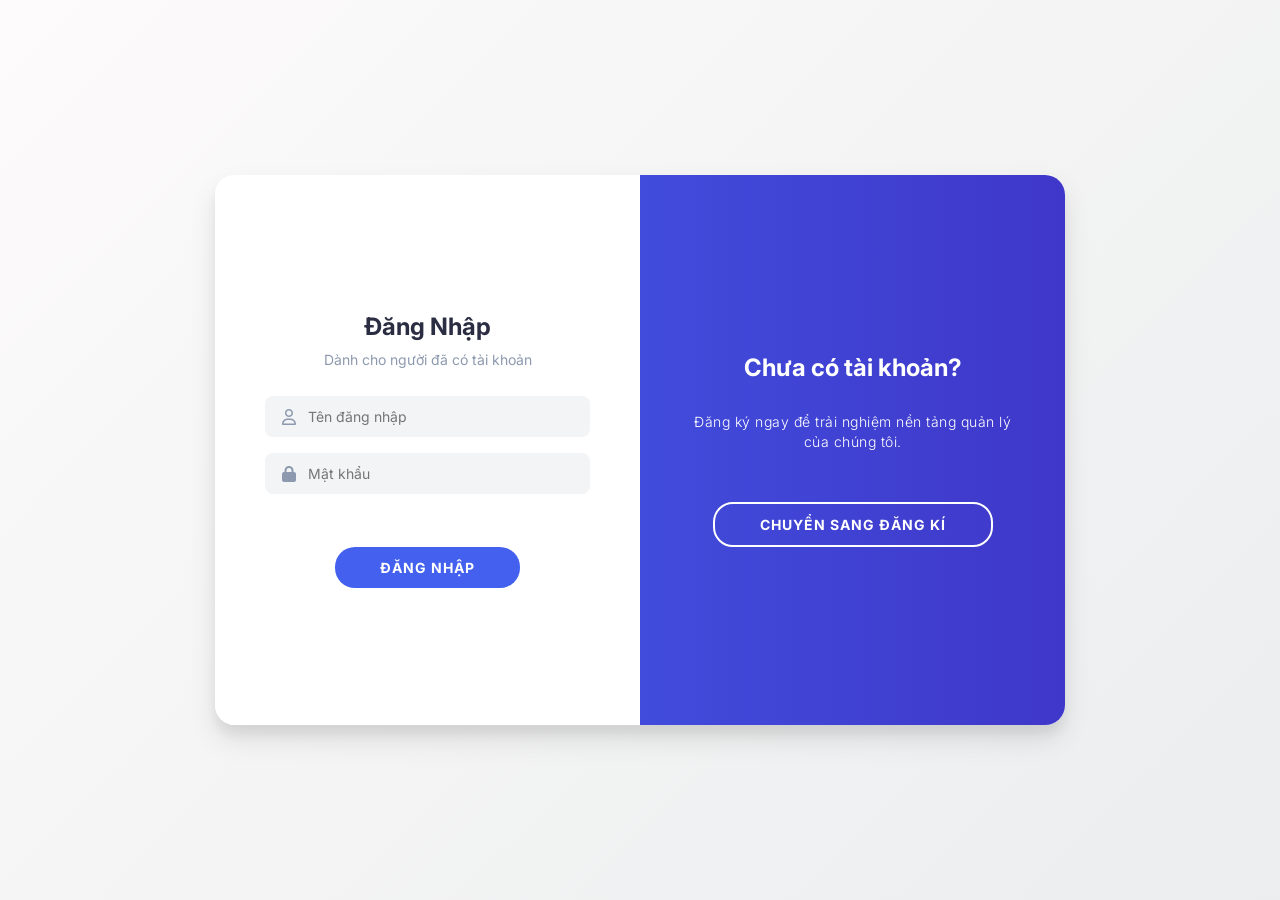
<file: auth.html>
<!DOCTYPE html>
<html lang="vi">
<head>
    <meta charset="UTF-8">
    <meta name="viewport" content="width=device-width, initial-scale=1.0">
    <title>Xác Thực | Hệ Thống Quản Lý Học Sinh</title>
    <link href="https://fonts.googleapis.com/css2?family=Inter:wght@300;400;500;600;700&display=swap" rel="stylesheet">
    <link rel="stylesheet" href="https://cdnjs.cloudflare.com/ajax/libs/font-awesome/6.4.0/css/all.min.css">
    <link rel="stylesheet" href="auth.css">
    <!-- Favicon -->
    <link rel="icon" type="image/svg+xml" href="data:image/svg+xml,%3Csvg xmlns='http://www.w3.org/2000/svg' viewBox='0 0 640 512'%3E%3Cpath fill='%234361ee' d='M320 32c-8.1 0-16.1 1.4-23.7 4.1L15.8 137.4C6.3 140.9 0 149.9 0 160s6.3 19.1 15.8 22.6l57.4 20.3c-2.3 5.7-4 11.9-5.1 18.5c-1 6-1.5 12.3-1.5 18.9c0 38.3 16.5 72.5 42 94.6c23.6 20.4 56.6 33.5 95.3 33.5s71.7-13.1 95.3-33.5c25.5-22.1 42-56.3 42-94.6c0-6.6-.5-12.8-1.5-18.9c-1.1-6.6-2.8-12.8-5.1-18.5l57.4-20.3L624.2 182.6c9.5-3.5 15.8-12.5 15.8-22.6s-6.3-19.1-15.8-22.6L343.7 36.1C336.1 33.4 328.1 32 320 32zM128 408c0 35.3 86 72 192 72s192-36.7 192-72L496.7 262.6 354.5 312.8c-11.1 3.9-22.8 5.8-34.5 5.8s-23.4-1.9-34.5-5.8L143.3 262.6 128 408z'/%3E%3C/svg%3E">
</head>
<body>
    <div class="auth-container" id="auth-container">
        <!-- Sign Up Form (Người dùng gọi là Log In) -->
        <div class="form-container sign-up-container">
            <form id="register-form">
                <h2>Tạo Tài Khoản</h2>
                <p class="subtitle">Dành cho người chưa có tài khoản</p>
                <div class="input-group">
                    <i class="fa-regular fa-envelope"></i>
                    <input type="email" id="reg-email" placeholder="Email" required />
                </div>
                <div class="input-group">
                    <i class="fa-regular fa-user"></i>
                    <input type="text" id="reg-name" placeholder="Tên" required />
                </div>
                <div class="input-group">
                    <i class="fa-solid fa-cake-candles"></i>
                    <input type="number" id="reg-age" placeholder="Tuổi" required min="1" />
                </div>
                <div class="input-group">
                    <i class="fa-solid fa-lock"></i>
                    <input type="password" id="reg-password" placeholder="Mật khẩu" required />
                </div>
                <div id="reg-error" class="error-msg"></div>
                <button type="submit" class="auth-btn" id="reg-btn">Đăng Kí</button>
            </form>
        </div>

        <!-- Sign In Form (Người dùng gọi là Sign In) -->
        <div class="form-container sign-in-container">
            <form id="login-form">
                <h2>Đăng Nhập</h2>
                <p class="subtitle">Dành cho người đã có tài khoản</p>
                <div class="input-group">
                    <i class="fa-regular fa-user"></i>
                    <input type="text" id="login-name" placeholder="Tên đăng nhập" required />
                </div>
                <div class="input-group">
                    <i class="fa-solid fa-lock"></i>
                    <input type="password" id="login-password" placeholder="Mật khẩu" required />
                </div>
                <div id="login-error" class="error-msg"></div>
                <button type="submit" class="auth-btn">Đăng Nhập</button>
            </form>
        </div>

        <!-- Overlay for animation -->
        <div class="overlay-container">
            <div class="overlay">
                <div class="overlay-panel overlay-left">
                    <h2>Đã có tài khoản?</h2>
                    <p>Hãy đăng nhập để truy cập vào hệ thống quản lý học sinh.</p>
                    <button class="ghost-btn" id="signIn">Chuyển sang Đăng Nhập</button>
                </div>
                <div class="overlay-panel overlay-right">
                    <h2>Chưa có tài khoản?</h2>
                    <p>Đăng ký ngay để trải nghiệm nền tảng quản lý của chúng tôi.</p>
                    <button class="ghost-btn" id="signUp">Chuyển sang Đăng Kí</button>
                </div>
            </div>
        </div>
    </div>

    <!-- Notification Modal for Email -->
    <div class="email-modal" id="email-modal">
        <div class="email-modal-content">
            <div class="success-icon"><i class="fa-solid fa-envelope-circle-check"></i></div>
            <h3>Kiểm tra hộp thư của bạn!</h3>
            <p>Chúng tôi đã gửi một email xác nhận đến địa chỉ <strong><span id="display-email"></span></strong>.</p>
            <button class="auth-btn" id="close-email-btn">Đã hiểu</button>
        </div>
    </div>

    <script src="auth.js"></script>
</body>
</html>
</file>
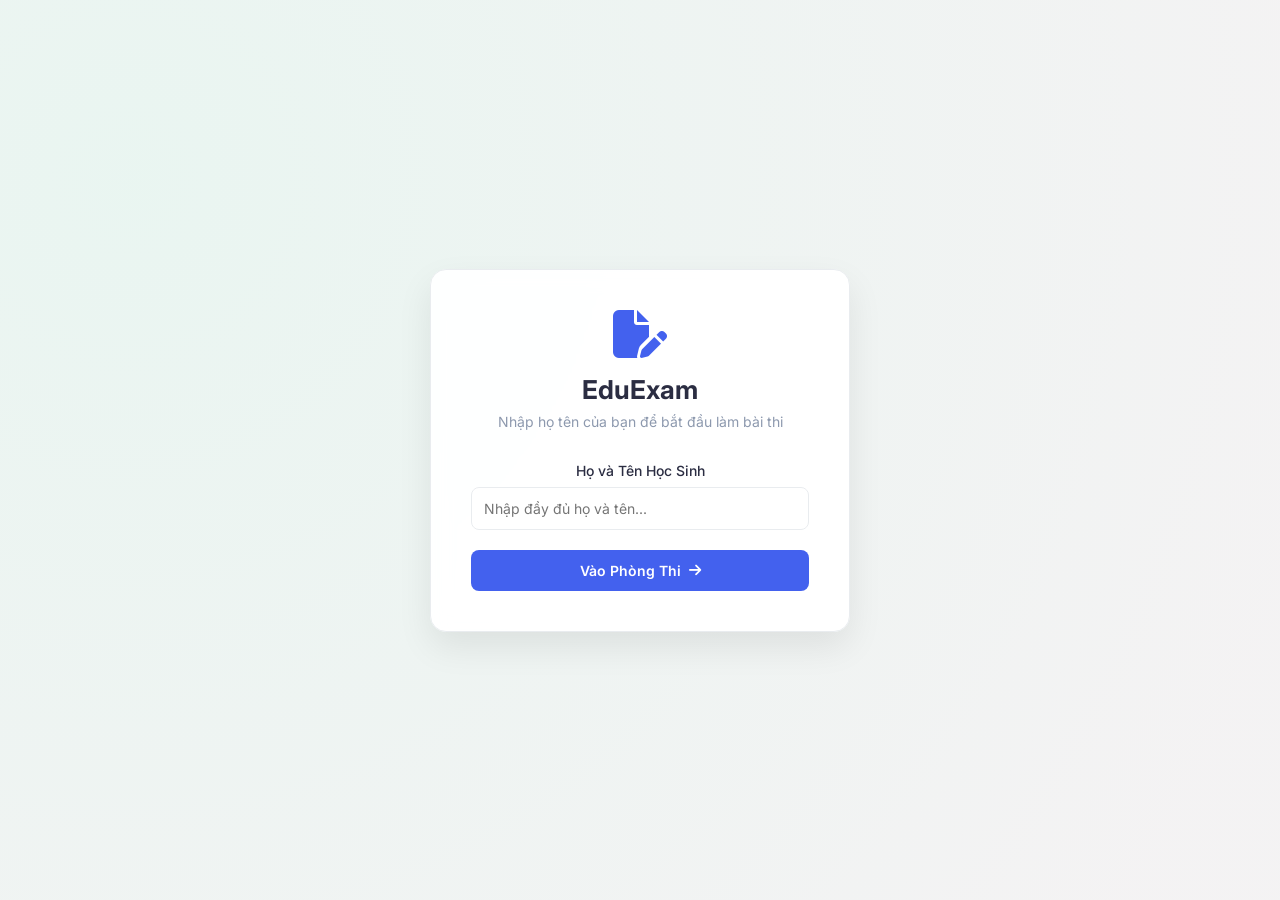
<file: student_exams.html>
<!DOCTYPE html>
<html lang="vi">
<head>
    <meta charset="UTF-8">
    <meta name="viewport" content="width=device-width, initial-scale=1.0">
    <title>EduExam | Hệ Thống Khảo Thí Học Sinh</title>
    <!-- Google Fonts -->
    <link href="https://fonts.googleapis.com/css2?family=Inter:wght@300;400;500;600;700&display=swap" rel="stylesheet">
    <!-- FontAwesome -->
    <link rel="stylesheet" href="https://cdnjs.cloudflare.com/ajax/libs/font-awesome/6.4.0/css/all.min.css">
    <!-- Stylesheets -->
    <link rel="stylesheet" href="style.css">
    <link rel="stylesheet" href="student.css">
</head>
<body>
    <!-- Login Screen (Visible if student name is not registered) -->
    <div id="student-login-screen" class="login-wrapper active">
        <div class="login-card card-glass">
            <div class="login-header">
                <i class="fa-solid fa-file-pen login-icon"></i>
                <h2>EduExam</h2>
                <p>Nhập họ tên của bạn để bắt đầu làm bài thi</p>
            </div>
            <form id="student-login-form">
                <div class="form-group">
                    <label for="student-name">Họ và Tên Học Sinh</label>
                    <input type="text" id="student-name" required placeholder="Nhập đầy đủ họ và tên...">
                </div>
                <button type="submit" class="btn-primary" style="width: 100%; justify-content: center; padding: 12px;">
                    Vào Phòng Thi <i class="fa-solid fa-arrow-right"></i>
                </button>
            </form>
        </div>
    </div>

    <!-- Main Dashboard Container (Visible after login) -->
    <div id="student-dashboard" class="dashboard-container hidden">
        <!-- Sidebar -->
        <aside class="sidebar">
            <div class="sidebar-header">
                <i class="fa-solid fa-file-signature logo-icon"></i>
                <h2>EduExam</h2>
            </div>
            <ul class="nav-menu">
                <li class="active"><a href="#" id="nav-student-exams"><i class="fa-solid fa-book-open"></i> Đề thi có sẵn</a></li>
            </ul>
        </aside>

        <!-- Main Content -->
        <main class="main-content">
            <header class="top-header">
                <div class="welcome-msg">
                    <h3>Hệ thống khảo thí trực tuyến</h3>
                </div>
                <div class="user-profile">
                    <div class="avatar"><i class="fa-solid fa-user-graduate"></i></div>
                    <span>
                        <span id="student-display-name">Học sinh</span>
                        <i class="fa-solid fa-right-from-bracket" id="student-logout-btn" style="margin-left: 10px; cursor: pointer; color: var(--error);" title="Thoát phòng thi"></i>
                    </span>
                </div>
            </header>

            <div class="content-wrapper">
                <!-- Portal Main Screen -->
                <section id="portal-view" class="view-section active">
                    <h1 class="page-title">Danh Sách Đề Thi Trắc Nghiệm</h1>
                    <div class="exams-grid" id="student-exams-grid">
                        <!-- Exam cards will be rendered dynamically here -->
                    </div>
                    <div id="no-student-exams" class="no-data hidden">
                        <i class="fa-regular fa-calendar-times"></i>
                        <p>Hiện tại chưa có đề thi nào được tạo bởi giáo viên.</p>
                    </div>
                </section>

                <!-- Exam Taking View -->
                <section id="exam-taking-view" class="view-section">
                    <div class="exam-header card-glass">
                        <div class="exam-header-info">
                            <h2 id="taking-exam-title">Đề thi mẫu</h2>
                            <span class="exam-badge" id="taking-exam-qcount"><i class="fa-solid fa-list-check"></i> 10 câu hỏi</span>
                        </div>
                        <div class="timer-container">
                            <i class="fa-solid fa-clock timer-icon"></i>
                            <span id="exam-timer">15:00</span>
                        </div>
                    </div>

                    <!-- Progress Bar -->
                    <div class="progress-bar-wrapper">
                        <div class="progress-text">Tiến độ làm bài: <span id="progress-percentage">0%</span></div>
                        <div class="progress-bar-container">
                            <div class="progress-bar-fill" id="exam-progress-bar"></div>
                        </div>
                    </div>

                    <!-- Exam Body Grid (Left: Question, Right: Nav Panel) -->
                    <div class="exam-grid-container">
                        <div class="exam-questions-list" id="exam-questions-list">
                            <!-- Dynamic questions will be rendered here -->
                        </div>
                        
                        <div class="exam-nav-panel card-glass">
                            <h3>Danh sách câu hỏi</h3>
                            <div class="q-nav-grid" id="q-nav-grid">
                                <!-- Navigation buttons generated here -->
                            </div>
                            <div class="exam-submit-area">
                                <button type="button" class="btn-primary" id="btn-submit-exam" style="width: 100%; justify-content: center; padding: 12px;">
                                    <i class="fa-solid fa-paper-plane"></i> Nộp Bài Thi
                                </button>
                            </div>
                        </div>
                    </div>
                </section>

                <!-- Exam Result View -->
                <section id="exam-result-view" class="view-section">
                    <div class="result-card card-glass">
                        <div class="result-header">
                            <i class="fa-solid fa-trophy trophy-icon"></i>
                            <h2>Kết Quả Bài Thi</h2>
                            <p id="result-exam-title">Đề thi Toán học</p>
                        </div>
                        
                        <div class="score-display">
                            <div class="score-circle">
                                <span id="result-score">8.5</span>
                                <p>điểm</p>
                            </div>
                        </div>

                        <div class="result-stats">
                            <div class="stat-box">
                                <span id="result-correct-count" class="correct">8</span>
                                <p>Câu đúng</p>
                            </div>
                            <div class="stat-box">
                                <span id="result-wrong-count" class="wrong">2</span>
                                <p>Câu sai</p>
                            </div>
                            <div class="stat-box">
                                <span id="result-total-q" class="total">10</span>
                                <p>Tổng câu</p>
                            </div>
                        </div>

                        <div class="result-actions">
                            <button type="button" class="btn-primary" id="btn-back-to-portal">
                                <i class="fa-solid fa-house"></i> Quay Về Trang Chủ
                            </button>
                        </div>
                    </div>
                </section>
            </div>
        </main>
    </div>

    <!-- Confirm Modal Popup -->
    <div class="modal-overlay" id="confirm-exam-modal">
        <div class="modal-content card-glass" style="max-width: 450px; text-align: center;">
            <div class="confirm-icon"><i class="fa-solid fa-circle-question"></i></div>
            <h2 style="margin-bottom: 12px;">Bạn đã sẵn sàng?</h2>
            <p style="color: var(--text-muted); margin-bottom: 24px; line-height: 1.5;">
                Bạn chuẩn bị bắt đầu làm bài thi <strong id="confirm-exam-title"></strong>.<br>
                Thời gian làm bài là <strong id="confirm-exam-duration"></strong> phút. Đồng hồ sẽ đếm ngược ngay khi bạn bắt đầu!
            </p>
            <div class="form-actions" style="justify-content: center; gap: 16px; margin-top: 0;">
                <button type="button" class="btn-secondary" id="btn-confirm-no" style="padding: 12px 24px; min-width: 100px;">Không</button>
                <button type="button" class="btn-primary" id="btn-confirm-yes" style="padding: 12px 24px; min-width: 100px;">Có</button>
            </div>
        </div>
    </div>

    <!-- Custom Script -->
    <script src="student.js"></script>
</body>
</html>
</file>
<file: auth.css>
:root {
    --primary: #4361ee;
    --primary-hover: #3a0ca3;
    --secondary: #3f37c9;
    --bg-color: #f8f9fa;
    --text-main: #2b2d42;
    --text-muted: #8d99ae;
    --error: #ef4444;
    --success: #10b981;
}

* {
    box-sizing: border-box;
    margin: 0;
    padding: 0;
    font-family: 'Inter', sans-serif;
}

body {
    background: linear-gradient(135deg, #fdfbfb 0%, #ebedee 100%);
    display: flex;
    justify-content: center;
    align-items: center;
    flex-direction: column;
    height: 100vh;
}

h2 {
    font-weight: 700;
    margin-bottom: 10px;
    color: var(--text-main);
}

.subtitle {
    font-size: 14px;
    color: var(--text-muted);
    margin-bottom: 20px;
}

/* Container */
.auth-container {
    background-color: #fff;
    border-radius: 20px;
    box-shadow: 0 14px 28px rgba(0,0,0,0.1), 0 10px 10px rgba(0,0,0,0.05);
    position: relative;
    overflow: hidden;
    width: 850px;
    max-width: 100%;
    min-height: 550px;
}

/* Forms */
.form-container {
    position: absolute;
    top: 0;
    height: 100%;
    transition: all 0.6s ease-in-out;
}

.sign-in-container {
    left: 0;
    width: 50%;
    z-index: 2;
}

.auth-container.right-panel-active .sign-in-container {
    transform: translateX(100%);
}

.sign-up-container {
    left: 0;
    width: 50%;
    opacity: 0;
    z-index: 1;
}

.auth-container.right-panel-active .sign-up-container {
    transform: translateX(100%);
    opacity: 1;
    z-index: 5;
    animation: show 0.6s;
}

@keyframes show {
    0%, 49.99% { opacity: 0; z-index: 1; }
    50%, 100% { opacity: 1; z-index: 5; }
}

form {
    background-color: #fff;
    display: flex;
    align-items: center;
    justify-content: center;
    flex-direction: column;
    padding: 0 50px;
    height: 100%;
    text-align: center;
}

.input-group {
    background-color: #f3f4f6;
    border: none;
    padding: 12px 15px;
    margin: 8px 0;
    width: 100%;
    border-radius: 8px;
    display: flex;
    align-items: center;
}

.input-group i {
    color: var(--text-muted);
    margin-right: 10px;
    width: 20px;
}

.input-group input {
    background: transparent;
    border: none;
    outline: none;
    width: 100%;
    font-size: 14px;
    color: var(--text-main);
}

.auth-btn {
    border-radius: 20px;
    border: none;
    background-color: var(--primary);
    color: #fff;
    font-size: 14px;
    font-weight: bold;
    padding: 12px 45px;
    letter-spacing: 1px;
    text-transform: uppercase;
    transition: transform 80ms ease-in, background-color 0.3s;
    margin-top: 20px;
    cursor: pointer;
}

.auth-btn:hover {
    background-color: var(--primary-hover);
}

.auth-btn:active {
    transform: scale(0.95);
}

.auth-btn.loading {
    opacity: 0.7;
    cursor: not-allowed;
}

.ghost-btn {
    background-color: transparent;
    border-color: #fff;
    border: 2px solid #fff;
    color: #fff;
    border-radius: 20px;
    font-size: 14px;
    font-weight: bold;
    padding: 12px 45px;
    letter-spacing: 1px;
    text-transform: uppercase;
    transition: transform 80ms ease-in, background-color 0.3s, color 0.3s;
    margin-top: 20px;
    cursor: pointer;
}

.ghost-btn:hover {
    background-color: #fff;
    color: var(--primary);
}

.ghost-btn:active {
    transform: scale(0.95);
}

/* Error Messages */
.error-msg {
    color: var(--error);
    font-size: 13px;
    margin-top: 5px;
    min-height: 20px;
    width: 100%;
    text-align: left;
    font-weight: 500;
}

/* Overlay */
.overlay-container {
    position: absolute;
    top: 0;
    left: 50%;
    width: 50%;
    height: 100%;
    overflow: hidden;
    transition: transform 0.6s ease-in-out;
    z-index: 100;
}

.auth-container.right-panel-active .overlay-container {
    transform: translateX(-100%);
}

.overlay {
    background: linear-gradient(to right, var(--primary), var(--secondary));
    background-repeat: no-repeat;
    background-size: cover;
    background-position: 0 0;
    color: #fff;
    position: relative;
    left: -100%;
    height: 100%;
    width: 200%;
    transform: translateX(0);
    transition: transform 0.6s ease-in-out;
}

.auth-container.right-panel-active .overlay {
    transform: translateX(50%);
}

.overlay-panel {
    position: absolute;
    display: flex;
    align-items: center;
    justify-content: center;
    flex-direction: column;
    padding: 0 40px;
    text-align: center;
    top: 0;
    height: 100%;
    width: 50%;
    transform: translateX(0);
    transition: transform 0.6s ease-in-out;
}

.overlay-panel h2 {
    color: #fff;
}

.overlay-panel p {
    font-size: 14px;
    font-weight: 300;
    line-height: 20px;
    letter-spacing: 0.5px;
    margin: 20px 0 30px;
}

.overlay-left {
    transform: translateX(-20%);
}

.auth-container.right-panel-active .overlay-left {
    transform: translateX(0);
}

.overlay-right {
    right: 0;
    transform: translateX(0);
}

.auth-container.right-panel-active .overlay-right {
    transform: translateX(20%);
}

/* Email Modal */
.email-modal {
    position: fixed;
    top: 0;
    left: 0;
    right: 0;
    bottom: 0;
    background-color: rgba(0, 0, 0, 0.6);
    backdrop-filter: blur(5px);
    display: flex;
    justify-content: center;
    align-items: center;
    z-index: 999;
    opacity: 0;
    pointer-events: none;
    transition: opacity 0.3s;
}

.email-modal.active {
    opacity: 1;
    pointer-events: all;
}

.email-modal-content {
    background: #fff;
    padding: 40px;
    border-radius: 16px;
    width: 90%;
    max-width: 400px;
    text-align: center;
    box-shadow: 0 20px 40px rgba(0,0,0,0.2);
    transform: translateY(20px);
    transition: transform 0.3s;
}

.email-modal.active .email-modal-content {
    transform: translateY(0);
}

.success-icon {
    font-size: 60px;
    color: var(--success);
    margin-bottom: 20px;
}

.email-modal-content h3 {
    margin-bottom: 10px;
    color: var(--text-main);
}

.email-modal-content p {
    color: var(--text-muted);
    font-size: 14px;
    line-height: 1.5;
    margin-bottom: 25px;
}
</file>
<file: style.css>
:root {
    /* Color Palette */
    --primary: #4361ee;
    --primary-hover: #3a0ca3;
    --secondary: #3f37c9;
    --bg-color: #f8f9fa;
    --text-main: #2b2d42;
    --text-muted: #8d99ae;
    --card-bg: #ffffff;
    --border-color: #e9ecef;
    --sidebar-bg: #1e1e2f;
    --sidebar-text: #adb5bd;
    
    /* Status Colors */
    --excellent: #10b981;
    --good: #3b82f6;
    --average: #f59e0b;
    --weak: #ef4444;

    /* Shadows & Transitions */
    --shadow-sm: 0 1px 3px rgba(0,0,0,0.12), 0 1px 2px rgba(0,0,0,0.24);
    --shadow-md: 0 4px 6px rgba(0,0,0,0.1);
    --shadow-lg: 0 10px 15px rgba(0,0,0,0.1);
    --transition: all 0.3s ease;
}

* {
    margin: 0;
    padding: 0;
    box-sizing: border-box;
    font-family: 'Inter', sans-serif;
}

body {
    background-color: var(--bg-color);
    color: var(--text-main);
    overflow-x: hidden;
}

/* Layout */
.dashboard-container {
    display: flex;
    height: 100vh;
}

/* Sidebar */
.sidebar {
    width: 260px;
    background-color: var(--sidebar-bg);
    color: white;
    display: flex;
    flex-direction: column;
    box-shadow: var(--shadow-lg);
    z-index: 10;
}

.sidebar-header {
    padding: 24px;
    display: flex;
    align-items: center;
    gap: 12px;
    border-bottom: 1px solid rgba(255,255,255,0.1);
}

.logo-icon {
    font-size: 28px;
    color: var(--primary);
}

.sidebar-header h2 {
    font-size: 20px;
    font-weight: 700;
    letter-spacing: 0.5px;
}

.nav-menu {
    list-style: none;
    padding: 20px 0;
    flex-grow: 1;
}

.nav-menu li {
    padding: 0 16px;
    margin-bottom: 8px;
}

.nav-menu a {
    display: flex;
    align-items: center;
    gap: 12px;
    padding: 12px 16px;
    color: var(--sidebar-text);
    text-decoration: none;
    border-radius: 8px;
    transition: var(--transition);
    font-weight: 500;
}

.nav-menu a i {
    font-size: 18px;
    width: 24px;
    text-align: center;
}

.nav-menu a:hover, .nav-menu li.active a {
    background-color: rgba(67, 97, 238, 0.15);
    color: var(--primary);
}

/* Main Content */
.main-content {
    flex-grow: 1;
    display: flex;
    flex-direction: column;
    overflow-y: auto;
}

/* Header */
.top-header {
    background-color: var(--card-bg);
    height: 70px;
    display: flex;
    justify-content: space-between;
    align-items: center;
    padding: 0 32px;
    box-shadow: var(--shadow-sm);
    z-index: 5;
}

.search-bar {
    display: flex;
    align-items: center;
    background-color: var(--bg-color);
    border-radius: 20px;
    padding: 8px 16px;
    width: 300px;
    transition: var(--transition);
    border: 1px solid transparent;
}

.search-bar:focus-within {
    border-color: var(--primary);
    background-color: #fff;
    box-shadow: 0 0 0 3px rgba(67, 97, 238, 0.1);
}

.search-bar i {
    color: var(--text-muted);
    margin-right: 10px;
}

.search-bar input {
    border: none;
    background: transparent;
    outline: none;
    width: 100%;
    font-size: 14px;
}

.user-profile {
    display: flex;
    align-items: center;
    gap: 12px;
    cursor: pointer;
}

.avatar {
    width: 40px;
    height: 40px;
    border-radius: 50%;
    background-color: var(--primary);
    color: white;
    display: flex;
    align-items: center;
    justify-content: center;
}

.user-profile span {
    font-weight: 600;
}

/* Views */
.content-wrapper {
    padding: 32px;
}

.view-section {
    display: none;
    animation: fadeIn 0.4s ease forwards;
}

.view-section.active {
    display: block;
}

@keyframes fadeIn {
    from { opacity: 0; transform: translateY(10px); }
    to { opacity: 1; transform: translateY(0); }
}

.page-title {
    font-size: 24px;
    font-weight: 700;
    margin-bottom: 24px;
    color: var(--text-main);
}

.section-header {
    display: flex;
    justify-content: space-between;
    align-items: center;
    margin-bottom: 24px;
}

/* Stats Cards */
.stats-cards {
    display: grid;
    grid-template-columns: repeat(auto-fit, minmax(240px, 1fr));
    gap: 24px;
    margin-bottom: 32px;
}

.stat-card {
    background-color: var(--card-bg);
    border-radius: 12px;
    padding: 24px;
    display: flex;
    align-items: center;
    gap: 20px;
    box-shadow: var(--shadow-sm);
    transition: var(--transition);
}

.stat-card:hover {
    transform: translateY(-5px);
    box-shadow: var(--shadow-md);
}

.stat-icon {
    width: 60px;
    height: 60px;
    border-radius: 12px;
    display: flex;
    align-items: center;
    justify-content: center;
    font-size: 24px;
}

.stat-icon.blue { background-color: rgba(59, 130, 246, 0.1); color: var(--good); }
.stat-icon.green { background-color: rgba(16, 185, 129, 0.1); color: var(--excellent); }
.stat-icon.yellow { background-color: rgba(245, 158, 11, 0.1); color: var(--average); }
.stat-icon.red { background-color: rgba(239, 68, 68, 0.1); color: var(--weak); }

.stat-details h3 {
    font-size: 14px;
    color: var(--text-muted);
    font-weight: 500;
    margin-bottom: 4px;
}

.stat-details p {
    font-size: 28px;
    font-weight: 700;
    color: var(--text-main);
}

/* Charts */
.charts-container {
    display: grid;
    grid-template-columns: repeat(auto-fit, minmax(400px, 1fr));
    gap: 24px;
}

.chart-card {
    background-color: var(--card-bg);
    border-radius: 12px;
    padding: 24px;
    box-shadow: var(--shadow-sm);
}

.chart-card h3 {
    font-size: 16px;
    margin-bottom: 20px;
    color: var(--text-main);
}

.canvas-wrapper {
    position: relative;
    height: 300px;
    width: 100%;
}

/* Buttons */
.btn-primary, .btn-secondary {
    padding: 10px 20px;
    border-radius: 8px;
    font-weight: 600;
    font-size: 14px;
    cursor: pointer;
    border: none;
    transition: var(--transition);
    display: inline-flex;
    align-items: center;
    gap: 8px;
}

.btn-primary {
    background-color: var(--primary);
    color: white;
}

.btn-primary:hover {
    background-color: var(--primary-hover);
    box-shadow: 0 4px 12px rgba(67, 97, 238, 0.3);
}

.btn-secondary {
    background-color: #e2e8f0;
    color: var(--text-main);
}

.btn-secondary:hover {
    background-color: #cbd5e1;
}

/* Table styling */
.card-glass {
    background: rgba(255, 255, 255, 0.95);
    backdrop-filter: blur(10px);
    border-radius: 12px;
    box-shadow: var(--shadow-md);
    border: 1px solid var(--border-color);
    overflow: hidden;
}

.table-container {
    width: 100%;
    overflow-x: auto;
}

table {
    width: 100%;
    border-collapse: collapse;
}

th, td {
    padding: 16px 20px;
    text-align: left;
    border-bottom: 1px solid var(--border-color);
}

th {
    background-color: #f8fafc;
    font-weight: 600;
    color: var(--text-muted);
    font-size: 13px;
    text-transform: uppercase;
    letter-spacing: 0.5px;
}

td {
    font-size: 14px;
    color: var(--text-main);
    vertical-align: middle;
}

tbody tr {
    transition: var(--transition);
}

tbody tr:hover {
    background-color: #f8fafc;
}

/* Badges */
.badge {
    padding: 6px 12px;
    border-radius: 20px;
    font-size: 12px;
    font-weight: 600;
    display: inline-block;
    text-align: center;
}

.badge.excellent { background-color: rgba(16, 185, 129, 0.1); color: var(--excellent); }
.badge.good { background-color: rgba(59, 130, 246, 0.1); color: var(--good); }
.badge.average { background-color: rgba(245, 158, 11, 0.1); color: var(--average); }
.badge.weak { background-color: rgba(239, 68, 68, 0.1); color: var(--weak); }

/* Action Buttons */
.action-btn {
    width: 32px;
    height: 32px;
    border-radius: 6px;
    border: none;
    display: inline-flex;
    align-items: center;
    justify-content: center;
    cursor: pointer;
    transition: var(--transition);
    margin-right: 6px;
}

.edit-btn { background-color: rgba(59, 130, 246, 0.1); color: var(--good); }
.edit-btn:hover { background-color: var(--good); color: white; }

.delete-btn { background-color: rgba(239, 68, 68, 0.1); color: var(--weak); }
.delete-btn:hover { background-color: var(--weak); color: white; }

/* Empty State */
.no-data {
    text-align: center;
    padding: 60px 20px;
    color: var(--text-muted);
}

.no-data i {
    font-size: 48px;
    margin-bottom: 16px;
    opacity: 0.5;
}

.no-data.hidden {
    display: none;
}

/* Modal */
.modal-overlay {
    position: fixed;
    top: 0;
    left: 0;
    right: 0;
    bottom: 0;
    background-color: rgba(0, 0, 0, 0.5);
    backdrop-filter: blur(4px);
    display: flex;
    align-items: center;
    justify-content: center;
    z-index: 100;
    opacity: 0;
    pointer-events: none;
    transition: var(--transition);
}

.modal-overlay.active {
    opacity: 1;
    pointer-events: all;
}

.modal-content {
    width: 100%;
    max-width: 500px;
    padding: 32px;
    transform: translateY(20px);
    transition: var(--transition);
}

.modal-overlay.active .modal-content {
    transform: translateY(0);
}

.modal-header {
    display: flex;
    justify-content: space-between;
    align-items: center;
    margin-bottom: 24px;
}

.modal-header h2 {
    font-size: 20px;
}

.close-btn {
    background: none;
    border: none;
    font-size: 20px;
    color: var(--text-muted);
    cursor: pointer;
    transition: var(--transition);
}

.close-btn:hover {
    color: var(--text-main);
}

.form-group {
    margin-bottom: 20px;
}

.form-row {
    display: flex;
    gap: 16px;
}

.form-row .form-group {
    flex: 1;
}

label {
    display: block;
    margin-bottom: 8px;
    font-weight: 500;
    font-size: 14px;
    color: var(--text-main);
}

input[type="text"], input[type="number"], select {
    width: 100%;
    padding: 12px;
    border: 1px solid var(--border-color);
    border-radius: 8px;
    font-size: 14px;
    transition: var(--transition);
    outline: none;
}

input:focus, select:focus {
    border-color: var(--primary);
    box-shadow: 0 0 0 3px rgba(67, 97, 238, 0.1);
}

.form-actions {
    display: flex;
    justify-content: flex-end;
    gap: 12px;
    margin-top: 32px;
}

/* Responsive */
@media (max-width: 768px) {
    .dashboard-container { flex-direction: column; }
    .sidebar { width: 100%; height: auto; flex-direction: row; justify-content: space-between; padding: 10px; }
    .nav-menu { display: flex; padding: 0; }
    .nav-menu li { margin-bottom: 0; }
    .top-header { padding: 0 16px; }
    .search-bar { width: 200px; }
    .content-wrapper { padding: 16px; }
    .charts-container { grid-template-columns: 1fr; }
}

/* Exam Management Styles */
.question-item {
    background: rgba(0, 0, 0, 0.02);
    border: 1px solid var(--border-color);
    border-radius: 8px;
    padding: 16px;
    margin-bottom: 16px;
    position: relative;
    animation: fadeIn 0.3s ease;
}

.question-item .remove-q-btn {
    position: absolute;
    top: 12px;
    right: 12px;
    background: none;
    border: none;
    color: var(--weak);
    cursor: pointer;
    font-size: 16px;
    transition: var(--transition);
}

.question-item .remove-q-btn:hover {
    color: #b91c1c;
    transform: scale(1.1);
}

.question-options-grid {
    display: grid;
    grid-template-columns: 1fr 1fr;
    gap: 12px;
    margin-top: 12px;
}

.option-input-wrapper {
    display: flex;
    align-items: center;
    gap: 8px;
}

.option-prefix {
    font-weight: 600;
    color: var(--text-muted);
}

.correct-ans-select {
    margin-top: 12px;
    display: flex;
    align-items: center;
    gap: 12px;
}

.correct-ans-select select {
    width: auto;
    padding: 8px 12px;
}
</file>
<file: student.css>
/* General overrides or custom classes for Student Portal */

body {
    background: radial-gradient(circle at 10% 20%, rgba(216, 241, 230, 0.46) 0.1%, rgba(233, 226, 226, 0.28) 90.1%), var(--bg-color);
    min-height: 100vh;
}

.hidden {
    display: none !important;
}

/* Login Wrapper */
.login-wrapper {
    display: flex;
    justify-content: center;
    align-items: center;
    min-height: 100vh;
    padding: 20px;
    animation: fadeIn 0.4s ease forwards;
}

.login-card {
    width: 100%;
    max-width: 420px;
    padding: 40px;
    border-radius: 16px;
    text-align: center;
    box-shadow: 0 15px 35px rgba(0, 0, 0, 0.08);
}

.login-icon {
    font-size: 48px;
    color: var(--primary);
    margin-bottom: 16px;
}

.login-header h2 {
    font-size: 26px;
    font-weight: 700;
    margin-bottom: 8px;
    color: var(--text-main);
}

.login-header p {
    color: var(--text-muted);
    font-size: 14px;
    margin-bottom: 32px;
}

/* Welcome msg */
.welcome-msg h3 {
    font-size: 18px;
    font-weight: 600;
    color: var(--text-main);
}

/* Exams Grid */
.exams-grid {
    display: grid;
    grid-template-columns: repeat(auto-fill, minmax(300px, 1fr));
    gap: 24px;
    margin-top: 16px;
}

.student-exam-card {
    background: rgba(255, 255, 255, 0.9);
    border: 1px solid var(--border-color);
    border-radius: 14px;
    padding: 24px;
    display: flex;
    flex-direction: column;
    justify-content: space-between;
    min-height: 200px;
    transition: var(--transition);
    box-shadow: var(--shadow-sm);
    position: relative;
    overflow: hidden;
}

.student-exam-card::before {
    content: '';
    position: absolute;
    top: 0;
    left: 0;
    width: 4px;
    height: 100%;
    background: var(--primary);
    opacity: 0.8;
}

.student-exam-card:hover {
    transform: translateY(-5px);
    box-shadow: var(--shadow-md);
}

.student-exam-card.completed::before {
    background: var(--excellent);
}

.student-exam-card.completed {
    opacity: 0.95;
}

.student-exam-card h3 {
    font-size: 18px;
    font-weight: 600;
    margin-bottom: 12px;
    color: var(--text-main);
}

.student-exam-card .exam-meta {
    display: flex;
    flex-direction: column;
    gap: 8px;
    margin-bottom: 20px;
}

.student-exam-card .exam-meta-item {
    font-size: 14px;
    color: var(--text-muted);
    display: flex;
    align-items: center;
    gap: 8px;
}

.student-exam-card .exam-meta-item i {
    width: 16px;
    text-align: center;
    color: var(--primary);
}

.student-exam-card.completed .exam-meta-item i {
    color: var(--excellent);
}

/* Exam Badge */
.exam-badge {
    padding: 4px 10px;
    background: rgba(67, 97, 238, 0.1);
    color: var(--primary);
    border-radius: 6px;
    font-size: 12px;
    font-weight: 600;
}

.exam-badge.completed {
    background: rgba(16, 185, 129, 0.1);
    color: var(--excellent);
}

/* Exam Taking Header */
.exam-header {
    display: flex;
    justify-content: space-between;
    align-items: center;
    padding: 20px 24px;
    margin-bottom: 20px;
}

.exam-header-info h2 {
    font-size: 20px;
    font-weight: 700;
    margin-bottom: 6px;
}

.timer-container {
    background: rgba(239, 68, 68, 0.1);
    border: 1px solid rgba(239, 68, 68, 0.2);
    color: var(--weak);
    padding: 10px 18px;
    border-radius: 30px;
    font-size: 18px;
    font-weight: 700;
    display: flex;
    align-items: center;
    gap: 10px;
}

.timer-icon {
    font-size: 18px;
    animation: pulse 1s infinite alternate;
}

@keyframes pulse {
    from { opacity: 0.6; transform: scale(0.95); }
    to { opacity: 1; transform: scale(1.05); }
}

/* Progress bar */
.progress-bar-wrapper {
    margin-bottom: 24px;
}

.progress-text {
    font-size: 13px;
    font-weight: 500;
    color: var(--text-muted);
    margin-bottom: 6px;
}

.progress-bar-container {
    width: 100%;
    height: 8px;
    background-color: var(--border-color);
    border-radius: 4px;
    overflow: hidden;
}

.progress-bar-fill {
    height: 100%;
    width: 0%;
    background: linear-gradient(90deg, var(--primary), var(--secondary));
    border-radius: 4px;
    transition: width 0.3s ease;
}

/* Exam Body Grid */
.exam-grid-container {
    display: grid;
    grid-template-columns: 1fr 280px;
    gap: 24px;
    align-items: start;
}

.exam-questions-list {
    display: flex;
    flex-direction: column;
    gap: 20px;
}

/* Question Taking Card */
.question-card-take {
    background: white;
    border-radius: 12px;
    padding: 24px;
    box-shadow: var(--shadow-sm);
    border: 1px solid var(--border-color);
    transition: var(--transition);
}

.question-card-take:focus-within {
    border-color: var(--primary);
    box-shadow: 0 0 0 3px rgba(67, 97, 238, 0.08);
}

.question-card-take h4 {
    font-size: 16px;
    font-weight: 600;
    margin-bottom: 16px;
    color: var(--text-main);
    line-height: 1.5;
}

.options-list-take {
    display: flex;
    flex-direction: column;
    gap: 10px;
}

/* Custom Clickable Option */
.option-label-take {
    display: flex;
    align-items: center;
    gap: 14px;
    padding: 14px 20px;
    border: 1px solid var(--border-color);
    border-radius: 8px;
    cursor: pointer;
    font-size: 14px;
    font-weight: 500;
    transition: var(--transition);
    user-select: none;
}

.option-label-take:hover {
    background-color: #f8fafc;
    border-color: #cbd5e1;
}

.option-prefix-take {
    width: 28px;
    height: 28px;
    border-radius: 50%;
    background: #f1f5f9;
    color: var(--text-main);
    display: flex;
    align-items: center;
    justify-content: center;
    font-weight: 700;
    font-size: 13px;
    border: 1px solid var(--border-color);
    transition: var(--transition);
}

.option-label-take input[type="radio"] {
    display: none; /* Hide native input */
}

/* Selected state styling */
.option-label-take.selected {
    background-color: rgba(67, 97, 238, 0.06);
    border-color: var(--primary);
}

.option-label-take.selected .option-prefix-take {
    background-color: var(--primary);
    color: white;
    border-color: var(--primary);
}

/* Exam Nav Panel */
.exam-nav-panel {
    position: sticky;
    top: 24px;
    padding: 24px;
    display: flex;
    flex-direction: column;
    gap: 20px;
}

.exam-nav-panel h3 {
    font-size: 16px;
    font-weight: 600;
}

.q-nav-grid {
    display: grid;
    grid-template-columns: repeat(5, 1fr);
    gap: 8px;
}

.q-nav-btn {
    width: 38px;
    height: 38px;
    border-radius: 50%;
    border: 1px solid var(--border-color);
    background: white;
    color: var(--text-main);
    font-weight: 600;
    font-size: 13px;
    display: flex;
    align-items: center;
    justify-content: center;
    cursor: pointer;
    transition: var(--transition);
}

.q-nav-btn:hover {
    border-color: var(--text-muted);
}

.q-nav-btn.answered {
    background-color: var(--primary);
    color: white;
    border-color: var(--primary);
}

.q-nav-btn.active {
    outline: 2px solid var(--secondary);
    outline-offset: 2px;
}

.exam-submit-area {
    margin-top: 10px;
}

/* Result Card */
.result-card {
    max-width: 500px;
    margin: 40px auto;
    padding: 40px;
    text-align: center;
    animation: fadeIn 0.4s ease forwards;
}

.trophy-icon {
    font-size: 64px;
    color: #f59e0b;
    margin-bottom: 20px;
    filter: drop-shadow(0 4px 10px rgba(245, 158, 11, 0.3));
    animation: bounceResult 1s ease infinite alternate;
}

@keyframes bounceResult {
    from { transform: translateY(0); }
    to { transform: translateY(-8px); }
}

.result-header h2 {
    font-size: 24px;
    font-weight: 700;
    margin-bottom: 4px;
}

.result-header p {
    color: var(--text-muted);
    font-size: 14px;
    margin-bottom: 30px;
}

.score-display {
    display: flex;
    justify-content: center;
    margin-bottom: 32px;
}

.score-circle {
    width: 140px;
    height: 140px;
    border-radius: 50%;
    background: radial-gradient(circle, #ffffff 60%, rgba(16, 185, 129, 0.05) 100%);
    border: 8px solid var(--excellent);
    display: flex;
    flex-direction: column;
    align-items: center;
    justify-content: center;
    box-shadow: 0 10px 25px rgba(16, 185, 129, 0.15);
}

.score-circle span {
    font-size: 40px;
    font-weight: 800;
    color: var(--excellent);
    line-height: 1;
}

.score-circle p {
    font-size: 13px;
    font-weight: 600;
    color: var(--text-muted);
    text-transform: uppercase;
    margin-top: 4px;
}

.result-stats {
    display: flex;
    justify-content: space-around;
    border-top: 1px solid var(--border-color);
    border-bottom: 1px solid var(--border-color);
    padding: 20px 0;
    margin-bottom: 32px;
}

.stat-box {
    text-align: center;
}

.stat-box span {
    font-size: 22px;
    font-weight: 700;
}

.stat-box span.correct { color: var(--excellent); }
.stat-box span.wrong { color: var(--weak); }
.stat-box span.total { color: var(--primary); }

.stat-box p {
    font-size: 13px;
    color: var(--text-muted);
    margin-top: 4px;
}

.result-actions {
    display: flex;
    justify-content: center;
}

.confirm-icon {
    font-size: 54px;
    color: var(--primary);
    margin-bottom: 16px;
}

/* Responsive Overrides */
@media (max-width: 768px) {
    .exam-grid-container {
        grid-template-columns: 1fr;
    }
    
    .exam-nav-panel {
        position: static;
        margin-top: 20px;
    }
}
</file>
